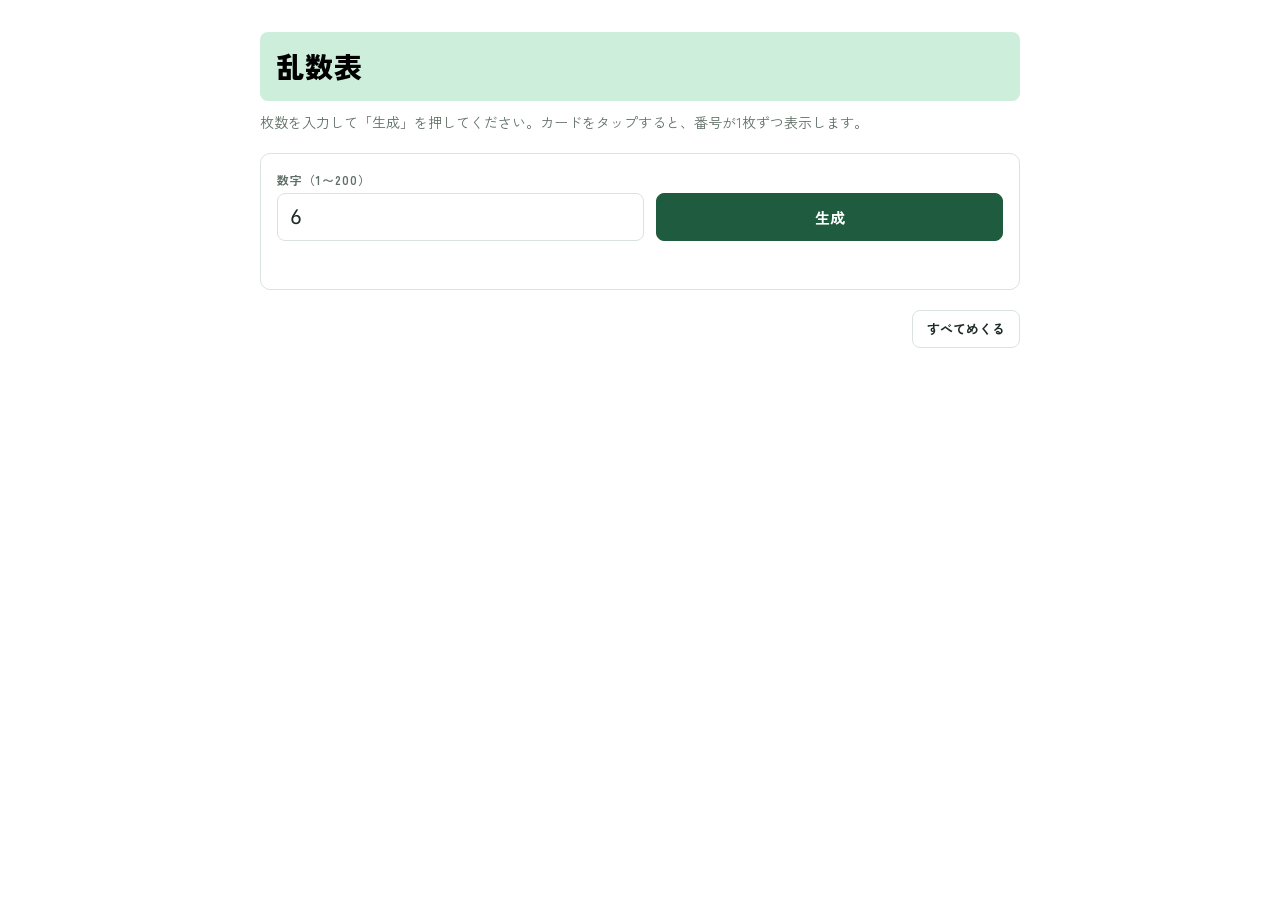
<file: index.html>
<!doctype html>
<html lang="ja">
<head>
<meta charset="utf-8">
<meta name="viewport" content="width=device-width, initial-scale=1, viewport-fit=cover">
<title>乱数表</title>
<link rel="stylesheet" href="https://fonts.googleapis.com/css2?family=Zen+Kaku+Gothic+New:wght@500;700;900&family=JetBrains+Mono:wght@700&display=swap">
<link rel="stylesheet" href="style.css">
</head>
<body>
<div class="wrap">
  <header>
    <h1>乱数表</h1>
    <p class="lead">枚数を入力して「生成」を押してください。カードをタップすると、番号が1枚ずつ表示します。</p>
  </header>

  <form class="panel" id="form" novalidate>
    <div class="field">
      <label for="count">数字（1〜200）</label>
      <input id="count" type="number" inputmode="numeric" min="1" max="200" step="1" value="6" required>
    </div>
    <button class="btn primary" type="submit">生成</button>
    <p class="msg" id="msg" role="alert"></p>
  </form>

  <div class="status">
    <div class="count" id="counter" aria-live="polite"></div>
    <div class="tools">
      <button class="btn" type="button" id="openAll">すべてめくる</button>
    </div>
  </div>

  <div class="grid" id="grid"></div>
</div>

<script>
  (function () {
    var MAX = 200;
    var grid = document.getElementById('grid');
    var counter = document.getElementById('counter');
    var msg = document.getElementById('msg');
    var input = document.getElementById('count');
    var total = 0;
    var opened = 0;
    var cards = [];

    // 1〜n を重複なく並べ替える（Fisher-Yates）
    function shuffled(n) {
      var a = [];
      var i, j, t;
      for (i = 1; i <= n; i++) a.push(i);
      var buf = new Uint32Array(n);
      window.crypto.getRandomValues(buf);
      for (i = n - 1; i > 0; i--) {
        j = Math.floor((buf[i] / 4294967296) * (i + 1));
        t = a[i];
        a[i] = a[j];
        a[j] = t;
      }
      return a;
    }

    function updateCounter() {
      counter.innerHTML = 'めくった <b>' + opened + '</b> / ' + total;
    }

    function reveal(card) {
      if (card.classList.contains('open')) return;
      card.classList.add('open');
      card.setAttribute('aria-label', card.dataset.n + '番');
      opened++;
      updateCounter();
    }

    function build(n) {
      var frag = document.createDocumentFragment();
      cards = [];
      total = n;
      opened = 0;
      shuffled(n).forEach(function (num) {
        var b = document.createElement('button');
        b.type = 'button';
        b.className = 'card';
        b.dataset.n = num;
        b.setAttribute('aria-label', '伏せたカード');
        b.innerHTML =
          '<div class="inner">' +
            '<div class="face back">？</div>' +
            '<div class="face front">' + num + '</div>' +
          '</div>';
        b.addEventListener('click', function () { reveal(b); });
        frag.appendChild(b);
        cards.push(b);
      });
      grid.innerHTML = '';
      grid.appendChild(frag);
      updateCounter();
    }

    function readCount() {
      var v = Number(input.value);
      if (input.value === '' || !Number.isInteger(v) || v < 1 || v > MAX) {
        msg.textContent = '1〜' + MAX + 'の整数を入力してください。';
        return 0;
      }
      msg.textContent = '';
      return v;
    }

    document.getElementById('form').addEventListener('submit', function (e) {
      e.preventDefault();
      var n = readCount();
      if (n) build(n);
    });

    document.getElementById('openAll').addEventListener('click', function () {
      cards.forEach(function (c) { reveal(c); });
    });
  })();
</script>
</body>
</html>
</file>
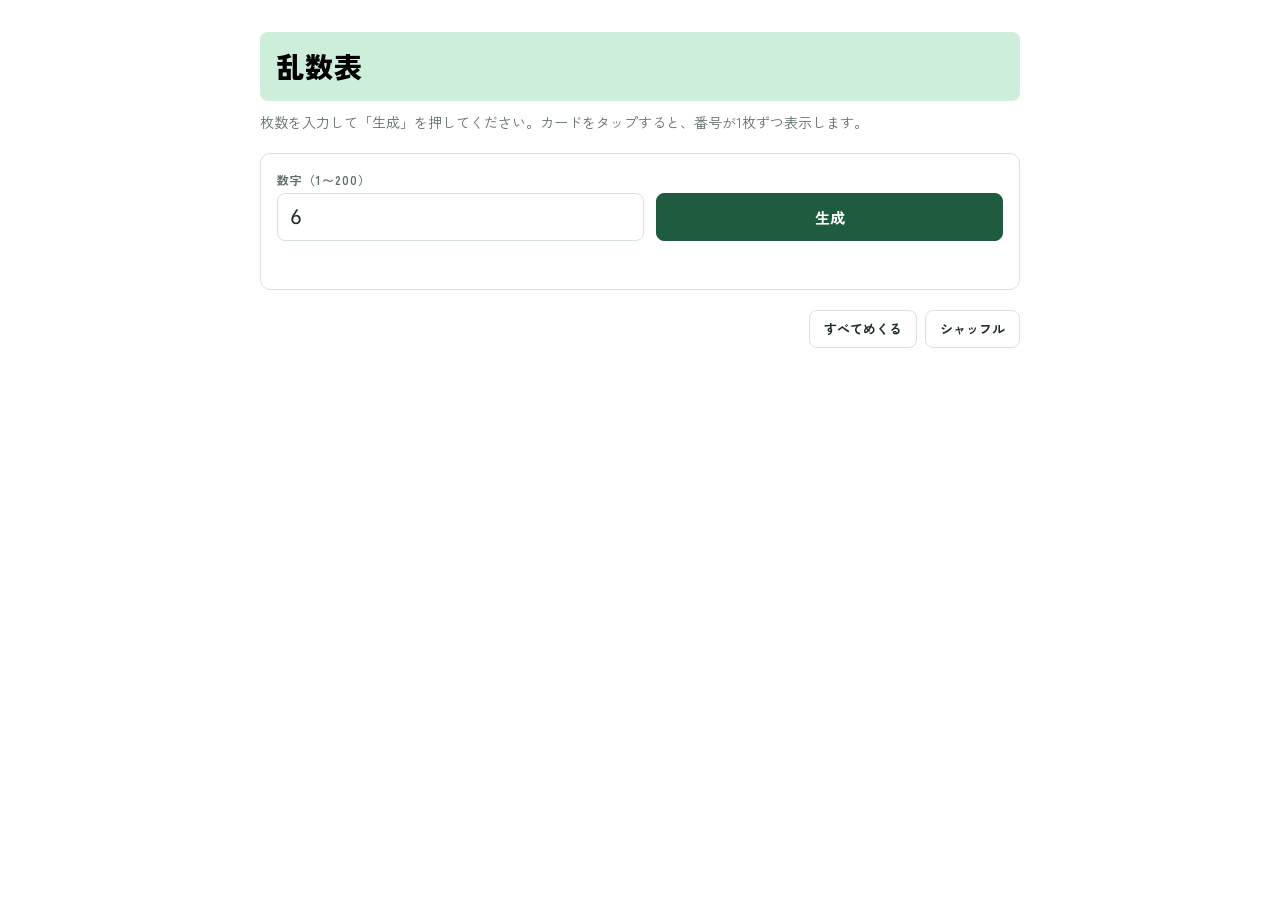
<file: .github/workflows/index.html>
<!doctype html>
<html lang="ja">
<head>
<meta charset="utf-8">
<meta name="viewport" content="width=device-width, initial-scale=1, viewport-fit=cover">
<title>乱数表</title>
<link rel="stylesheet" href="https://fonts.googleapis.com/css2?family=Zen+Kaku+Gothic+New:wght@500;700;900&family=JetBrains+Mono:wght@700&display=swap">
<link rel="stylesheet" href="style.css">
</head>
<body>
<div class="wrap">
  <header>
    <h1>乱数表</h1>
    <p class="lead">枚数を入力して「生成」を押してください。カードをタップすると、番号が1枚ずつ表示します。</p>
  </header>

  <form class="panel" id="form" novalidate>
    <div class="field">
      <label for="count">数字（1〜200）</label>
      <input id="count" type="number" inputmode="numeric" min="1" max="200" step="1" value="6" required>
    </div>
    <button class="btn primary" type="submit">生成</button>
    <p class="msg" id="msg" role="alert"></p>
  </form>

  <div class="status">
    <div class="count" id="counter" aria-live="polite"></div>
    <div class="tools">
      <button class="btn" type="button" id="openAll">すべてめくる</button>
      <button class="btn" type="button" id="reshuffle">シャッフル</button>
    </div>
  </div>

  <div class="grid" id="grid"></div>
</div>

<script>
  (function () {
    var MAX = 200;
    var grid = document.getElementById('grid');
    var counter = document.getElementById('counter');
    var msg = document.getElementById('msg');
    var input = document.getElementById('count');
    var total = 0;
    var opened = 0;
    var cards = [];

    // 1〜n を重複なく並べ替える（Fisher-Yates）
    function shuffled(n) {
      var a = [];
      var i, j, t;
      for (i = 1; i <= n; i++) a.push(i);
      var buf = new Uint32Array(n);
      window.crypto.getRandomValues(buf);
      for (i = n - 1; i > 0; i--) {
        j = Math.floor((buf[i] / 4294967296) * (i + 1));
        t = a[i];
        a[i] = a[j];
        a[j] = t;
      }
      return a;
    }

    function updateCounter() {
      counter.innerHTML = 'めくった <b>' + opened + '</b> / ' + total;
    }

    function reveal(card) {
      if (card.classList.contains('open')) return;
      card.classList.add('open');
      card.setAttribute('aria-label', card.dataset.n + '番');
      opened++;
      updateCounter();
    }

    function build(n) {
      var frag = document.createDocumentFragment();
      cards = [];
      total = n;
      opened = 0;
      shuffled(n).forEach(function (num) {
        var b = document.createElement('button');
        b.type = 'button';
        b.className = 'card';
        b.dataset.n = num;
        b.setAttribute('aria-label', '伏せたカード');
        b.innerHTML =
          '<div class="inner">' +
            '<div class="face back">？</div>' +
            '<div class="face front">' + num + '</div>' +
          '</div>';
        b.addEventListener('click', function () { reveal(b); });
        frag.appendChild(b);
        cards.push(b);
      });
      grid.innerHTML = '';
      grid.appendChild(frag);
      updateCounter();
    }

    function readCount() {
      var v = Number(input.value);
      if (input.value === '' || !Number.isInteger(v) || v < 1 || v > MAX) {
        msg.textContent = '1〜' + MAX + 'の整数を入力してください。';
        return 0;
      }
      msg.textContent = '';
      return v;
    }

    document.getElementById('form').addEventListener('submit', function (e) {
      e.preventDefault();
      var n = readCount();
      if (n) build(n);
    });

    document.getElementById('openAll').addEventListener('click', function () {
      cards.forEach(function (c) { reveal(c); });
    });

    document.getElementById('reshuffle').addEventListener('click', function () {
      if (total) build(total);
    });
  })();
</script>
</body>
</html>
</file>
<file: style.css>
/* レイアウト: 1カラムの操作パネル + 自動折り返しのカード格子。カードは裏返して番号を表示 */
:root {
  --bg: #ffffff;
  --fg: #1d2b24;
  --muted: #5f6f66;
  --line: #d9e3dd;
  --accent: #1f5c3f;
  --accent-fg: #ffffff;
  --title-bg: #cdeedb;
  --title-fg: #000000;
  --back: #1f5c3f;
  --back-fg: #d9efe2;
  --front: #ffffff;
  --front-fg: #1f5c3f;
  --front-line: #1f5c3f;
  --err: #c0392b;
  --font-display: "Zen Kaku Gothic New", "Hiragino Sans", "Yu Gothic", sans-serif;
  --font-num: "JetBrains Mono", ui-monospace, "SF Mono", Menlo, monospace;
}

/* ダークモード: 端末の設定に従う（手動指定の data-theme="light" があればライトを優先） */
@media (prefers-color-scheme: dark) {
  :root:not([data-theme="light"]) {
    --bg: #0f1713;
    --fg: #e6efe9;
    --muted: #9db0a5;
    --line: #2a3a31;
    --accent: #5cc08c;
    --accent-fg: #06200f;
    --title-bg: #1f3d2e;
    --title-fg: #e6f6ec;
    --back: #2a7a54;
    --back-fg: #e6f6ec;
    --front: #17231c;
    --front-fg: #8fdcb2;
    --front-line: #5cc08c;
    --err: #ff8f80;
    color-scheme: dark;
  }
}

:root[data-theme="dark"] {
  --bg: #0f1713;
  --fg: #e6efe9;
  --muted: #9db0a5;
  --line: #2a3a31;
  --accent: #5cc08c;
  --accent-fg: #06200f;
  --title-bg: #1f3d2e;
  --title-fg: #e6f6ec;
  --back: #2a7a54;
  --back-fg: #e6f6ec;
  --front: #17231c;
  --front-fg: #8fdcb2;
  --front-line: #5cc08c;
  --err: #ff8f80;
  color-scheme: dark;
}

* {
  box-sizing: border-box;
}

body {
  background: var(--bg);
  color: var(--fg);
  font-family: var(--font-display);
  font-size: 16px;
  line-height: 1.6;
  padding-block: 24px 48px;
  padding-left: max(16px, env(safe-area-inset-left, 0px));
  padding-right: max(16px, env(safe-area-inset-right, 0px));
}

button {
  font-family: inherit;
  cursor: pointer;
}

:focus-visible {
  outline: 3px solid var(--accent);
  outline-offset: 2px;
}

/* ---------- レイアウト ---------- */
.wrap {
  max-width: 760px;
  margin: 0 auto;
  display: flex;
  flex-direction: column;
  gap: 20px;
}

h1 {
  margin: 0;
  padding: 12px 16px;
  border-radius: 8px;
  background: var(--title-bg);
  color: var(--title-fg);
  font-size: 28px;
  font-weight: 900;
  letter-spacing: 0.04em;
  text-wrap: balance;
}

.lead {
  margin: 10px 0 0;
  color: var(--muted);
  font-size: 14px;
}

/* ---------- 入力パネル ---------- */
.panel {
  display: flex;
  flex-wrap: wrap;
  align-items: flex-end;
  gap: 12px;
  padding: 16px;
  border: 1px solid var(--line);
  border-radius: 10px;
}

.field {
  flex: 1 1 140px;
  min-width: 0;
  display: flex;
  flex-direction: column;
  gap: 4px;
}

.field label {
  color: var(--muted);
  font-size: 12px;
  font-weight: 700;
  letter-spacing: 0.08em;
}

input[type="number"] {
  width: 100%;
  height: 48px;
  padding: 0 12px;
  border: 1px solid var(--line);
  border-radius: 8px;
  background: var(--bg);
  color: var(--fg);
  font-family: var(--font-num);
  font-size: 20px;
}

.btn {
  height: 48px;
  padding: 0 20px;
  border: 1px solid var(--line);
  border-radius: 8px;
  background: transparent;
  color: var(--fg);
  font-size: 15px;
  font-weight: 700;
}

.btn.primary {
  flex: 1 1 120px;
  border-color: var(--accent);
  background: var(--accent);
  color: var(--accent-fg);
}

.msg {
  flex-basis: 100%;
  margin: 0;
  min-height: 1.5em;
  color: var(--err);
  font-size: 13px;
}

/* ---------- 状況バー ---------- */
.status {
  display: flex;
  flex-wrap: wrap;
  align-items: center;
  justify-content: space-between;
  gap: 8px;
}

.count {
  color: var(--muted);
  font-family: var(--font-num);
  font-size: 14px;
  font-variant-numeric: tabular-nums;
}

.count b {
  color: var(--fg);
}

.tools {
  display: flex;
  flex-wrap: wrap;
  gap: 8px;
}

.tools .btn {
  height: 38px;
  padding: 0 14px;
  font-size: 13px;
}

/* ---------- カード ---------- */
.grid {
  display: grid;
  grid-template-columns: repeat(auto-fill, minmax(80px, 1fr));
  gap: 10px;
}

.card {
  width: 100%;
  aspect-ratio: 3 / 4;
  padding: 0;
  border: 0;
  background: none;
  perspective: 600px;
}

.inner {
  position: relative;
  width: 100%;
  height: 100%;
  transform-style: preserve-3d;
  transition: transform 0.45s ease;
}

.card.open {
  cursor: default;
}

.card.open .inner {
  transform: rotateY(180deg);
}

.card:not(.open):active .inner {
  transform: scale(0.96);
}

.face {
  position: absolute;
  inset: 0;
  display: flex;
  align-items: center;
  justify-content: center;
  border-radius: 8px;
  backface-visibility: hidden;
  -webkit-backface-visibility: hidden;
  font-family: var(--font-num);
  font-weight: 700;
}

.back {
  background: var(--back);
  color: var(--back-fg);
  font-size: 32px;
}

.front {
  border: 2px solid var(--front-line);
  background: var(--front);
  color: var(--front-fg);
  font-size: 38px;
  font-variant-numeric: tabular-nums;
  transform: rotateY(180deg);
}

@media (prefers-reduced-motion: reduce) {
  .inner {
    transition: none;
  }
}
</file>
<file: .github/workflows/style.css>
/* レイアウト: 1カラムの操作パネル + 自動折り返しのカード格子。カードは裏返して番号を表示 */
:root {
  --bg: #ffffff;
  --fg: #1d2b24;
  --muted: #5f6f66;
  --line: #d9e3dd;
  --accent: #1f5c3f;
  --accent-fg: #ffffff;
  --title-bg: #cdeedb;
  --title-fg: #000000;
  --back: #1f5c3f;
  --back-fg: #d9efe2;
  --front: #ffffff;
  --front-fg: #1f5c3f;
  --front-line: #1f5c3f;
  --err: #c0392b;
  --font-display: "Zen Kaku Gothic New", "Hiragino Sans", "Yu Gothic", sans-serif;
  --font-num: "JetBrains Mono", ui-monospace, "SF Mono", Menlo, monospace;
}

/* ダークモード: 端末の設定に従う（手動指定の data-theme="light" があればライトを優先） */
@media (prefers-color-scheme: dark) {
  :root:not([data-theme="light"]) {
    --bg: #0f1713;
    --fg: #e6efe9;
    --muted: #9db0a5;
    --line: #2a3a31;
    --accent: #5cc08c;
    --accent-fg: #06200f;
    --title-bg: #1f3d2e;
    --title-fg: #e6f6ec;
    --back: #2a7a54;
    --back-fg: #e6f6ec;
    --front: #17231c;
    --front-fg: #8fdcb2;
    --front-line: #5cc08c;
    --err: #ff8f80;
    color-scheme: dark;
  }
}

:root[data-theme="dark"] {
  --bg: #0f1713;
  --fg: #e6efe9;
  --muted: #9db0a5;
  --line: #2a3a31;
  --accent: #5cc08c;
  --accent-fg: #06200f;
  --title-bg: #1f3d2e;
  --title-fg: #e6f6ec;
  --back: #2a7a54;
  --back-fg: #e6f6ec;
  --front: #17231c;
  --front-fg: #8fdcb2;
  --front-line: #5cc08c;
  --err: #ff8f80;
  color-scheme: dark;
}

* {
  box-sizing: border-box;
}

body {
  background: var(--bg);
  color: var(--fg);
  font-family: var(--font-display);
  font-size: 16px;
  line-height: 1.6;
  padding-block: 24px 48px;
  padding-left: max(16px, env(safe-area-inset-left, 0px));
  padding-right: max(16px, env(safe-area-inset-right, 0px));
}

button {
  font-family: inherit;
  cursor: pointer;
}

:focus-visible {
  outline: 3px solid var(--accent);
  outline-offset: 2px;
}

/* ---------- レイアウト ---------- */
.wrap {
  max-width: 760px;
  margin: 0 auto;
  display: flex;
  flex-direction: column;
  gap: 20px;
}

h1 {
  margin: 0;
  padding: 12px 16px;
  border-radius: 8px;
  background: var(--title-bg);
  color: var(--title-fg);
  font-size: 28px;
  font-weight: 900;
  letter-spacing: 0.04em;
  text-wrap: balance;
}

.lead {
  margin: 10px 0 0;
  color: var(--muted);
  font-size: 14px;
}

/* ---------- 入力パネル ---------- */
.panel {
  display: flex;
  flex-wrap: wrap;
  align-items: flex-end;
  gap: 12px;
  padding: 16px;
  border: 1px solid var(--line);
  border-radius: 10px;
}

.field {
  flex: 1 1 140px;
  min-width: 0;
  display: flex;
  flex-direction: column;
  gap: 4px;
}

.field label {
  color: var(--muted);
  font-size: 12px;
  font-weight: 700;
  letter-spacing: 0.08em;
}

input[type="number"] {
  width: 100%;
  height: 48px;
  padding: 0 12px;
  border: 1px solid var(--line);
  border-radius: 8px;
  background: var(--bg);
  color: var(--fg);
  font-family: var(--font-num);
  font-size: 20px;
}

.btn {
  height: 48px;
  padding: 0 20px;
  border: 1px solid var(--line);
  border-radius: 8px;
  background: transparent;
  color: var(--fg);
  font-size: 15px;
  font-weight: 700;
}

.btn.primary {
  flex: 1 1 120px;
  border-color: var(--accent);
  background: var(--accent);
  color: var(--accent-fg);
}

.msg {
  flex-basis: 100%;
  margin: 0;
  min-height: 1.5em;
  color: var(--err);
  font-size: 13px;
}

/* ---------- 状況バー ---------- */
.status {
  display: flex;
  flex-wrap: wrap;
  align-items: center;
  justify-content: space-between;
  gap: 8px;
}

.count {
  color: var(--muted);
  font-family: var(--font-num);
  font-size: 14px;
  font-variant-numeric: tabular-nums;
}

.count b {
  color: var(--fg);
}

.tools {
  display: flex;
  flex-wrap: wrap;
  gap: 8px;
}

.tools .btn {
  height: 38px;
  padding: 0 14px;
  font-size: 13px;
}

/* ---------- カード ---------- */
.grid {
  display: grid;
  grid-template-columns: repeat(auto-fill, minmax(80px, 1fr));
  gap: 10px;
}

.card {
  width: 100%;
  aspect-ratio: 3 / 4;
  padding: 0;
  border: 0;
  background: none;
  perspective: 600px;
}

.inner {
  position: relative;
  width: 100%;
  height: 100%;
  transform-style: preserve-3d;
  transition: transform 0.45s ease;
}

.card.open {
  cursor: default;
}

.card.open .inner {
  transform: rotateY(180deg);
}

.card:not(.open):active .inner {
  transform: scale(0.96);
}

.face {
  position: absolute;
  inset: 0;
  display: flex;
  align-items: center;
  justify-content: center;
  border-radius: 8px;
  backface-visibility: hidden;
  -webkit-backface-visibility: hidden;
  font-family: var(--font-num);
  font-weight: 700;
}

.back {
  background: var(--back);
  color: var(--back-fg);
  font-size: 32px;
}

.front {
  border: 2px solid var(--front-line);
  background: var(--front);
  color: var(--front-fg);
  font-size: 38px;
  font-variant-numeric: tabular-nums;
  transform: rotateY(180deg);
}

@media (prefers-reduced-motion: reduce) {
  .inner {
    transition: none;
  }
}
</file>
